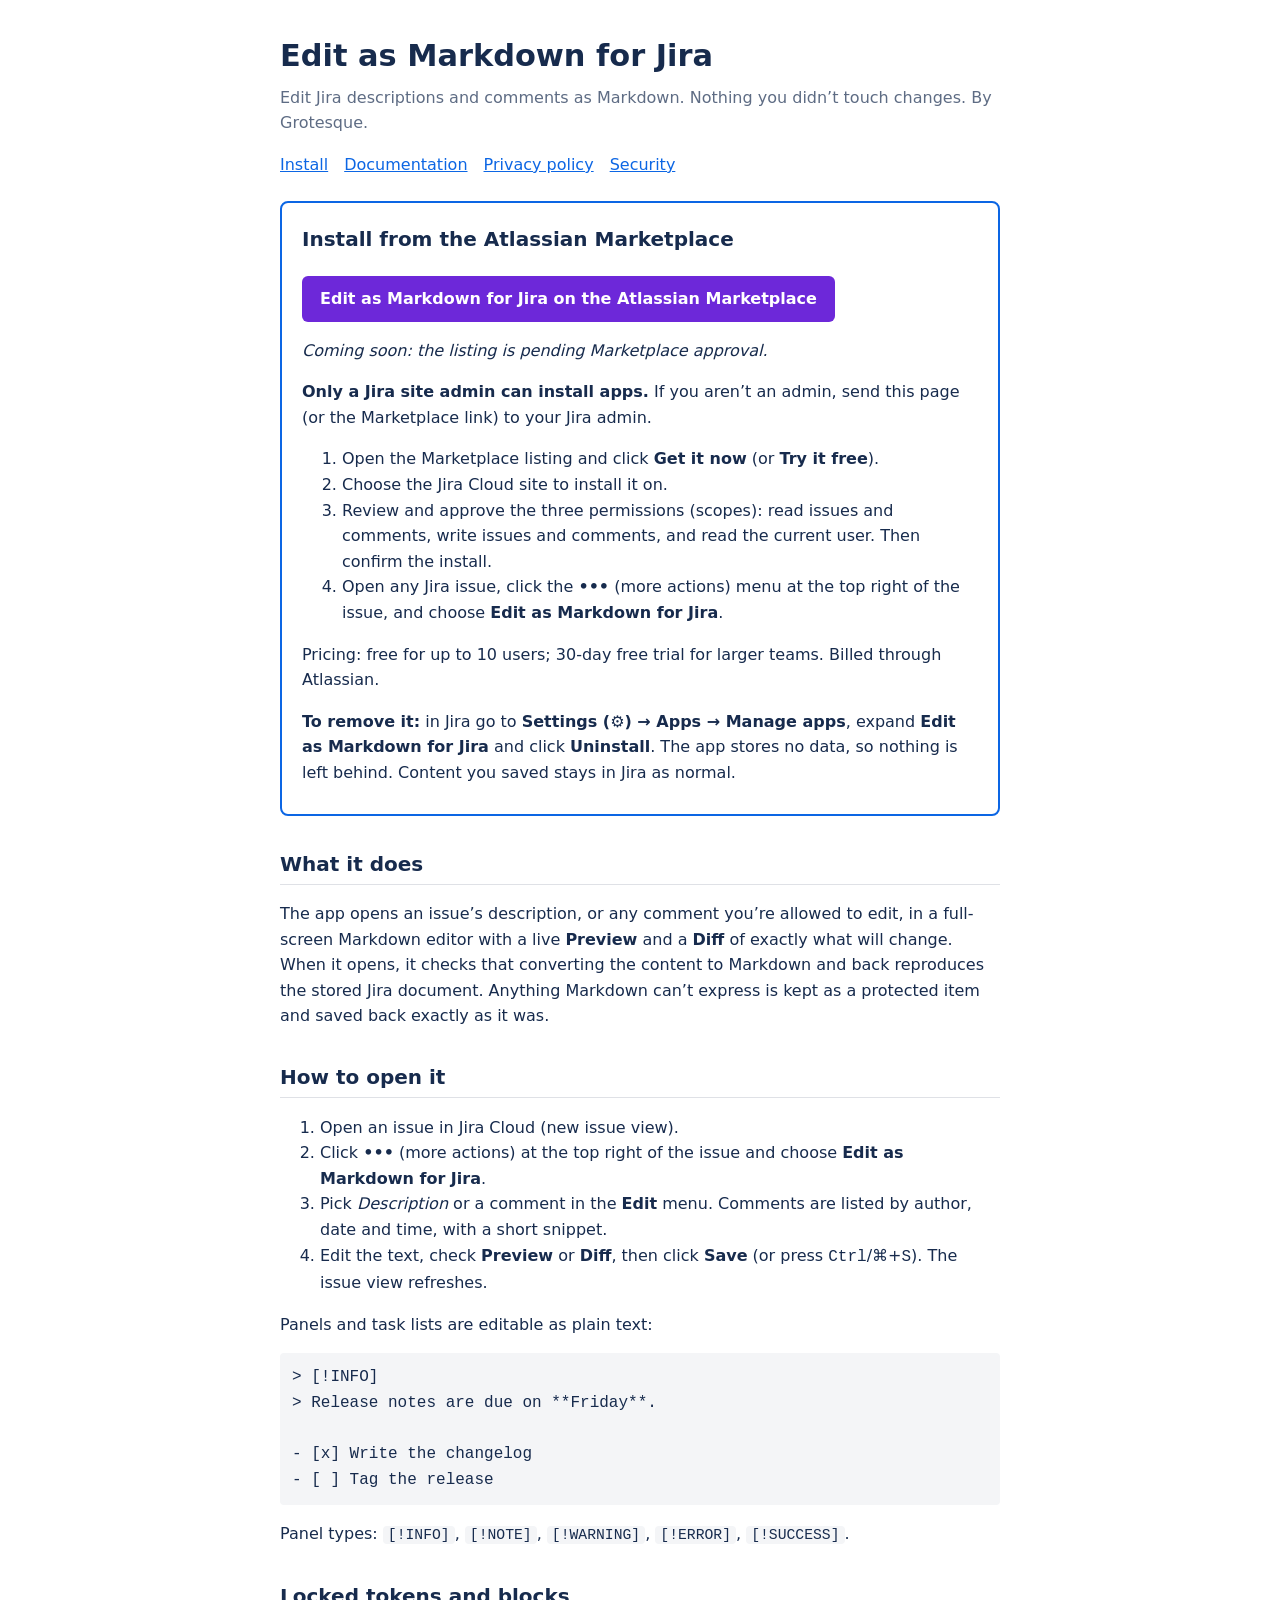
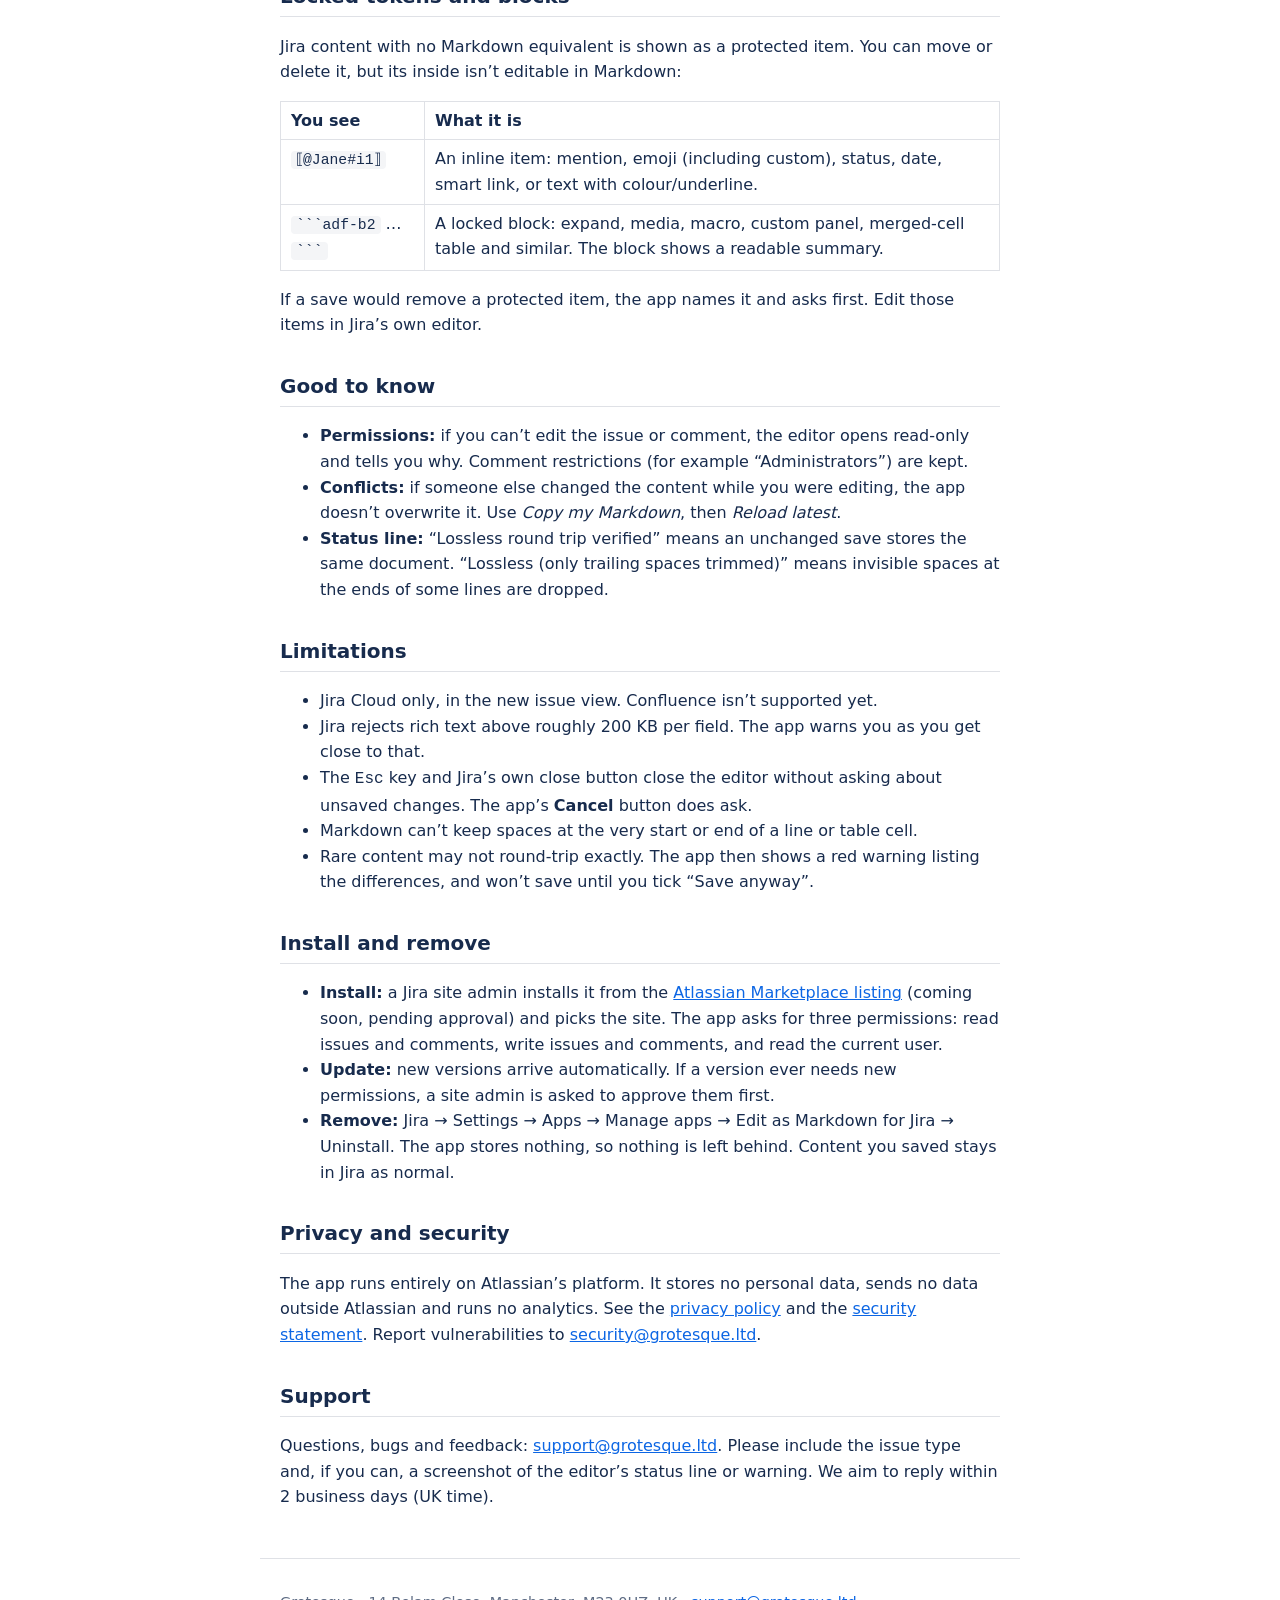
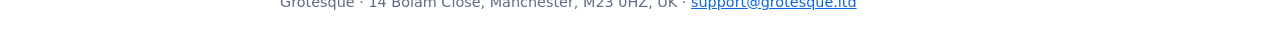
<file: index.html>
<!doctype html>
<html lang="en">
<head>
<meta charset="utf-8">
<meta name="viewport" content="width=device-width, initial-scale=1">
<title>Edit as Markdown for Jira: documentation</title>
<meta name="description" content="Edit Jira issue descriptions and comments as Markdown, with a lossless round trip.">
<link rel="icon" href="favicon.png">
<link rel="stylesheet" href="style.css">
</head>
<body>
<header>
  <h1>Edit as Markdown for Jira</h1>
  <p>Edit Jira descriptions and comments as Markdown. Nothing you didn’t touch changes. By Grotesque.</p>
  <nav><a href="#install">Install</a><a href="./">Documentation</a><a href="privacy/">Privacy policy</a><a href="security/">Security</a></nav>
</header>
<main>
  <section id="install" class="install">
  <h2>Install from the Atlassian Marketplace</h2>
  <p><a class="button" href="https://marketplace.atlassian.com/apps/2246088126">Edit as Markdown for Jira on the Atlassian Marketplace</a></p>
  <p><em>Coming soon: the listing is pending Marketplace approval.</em></p>
  <p><strong>Only a Jira site admin can install apps.</strong> If you aren’t an admin, send this page (or the Marketplace link) to your Jira admin.</p>
  <ol>
    <li>Open the Marketplace listing and click <strong>Get it now</strong> (or <strong>Try it free</strong>).</li>
    <li>Choose the Jira Cloud site to install it on.</li>
    <li>Review and approve the three permissions (scopes): read issues and comments, write issues and comments, and read the current user. Then confirm the install.</li>
    <li>Open any Jira issue, click the <strong>•••</strong> (more actions) menu at the top right of the issue, and choose <strong>Edit as Markdown for Jira</strong>.</li>
  </ol>
  <p>Pricing: free for up to 10 users; 30-day free trial for larger teams. Billed through Atlassian.</p>
  <p><strong>To remove it:</strong> in Jira go to <strong>Settings (⚙) → Apps → Manage apps</strong>, expand <strong>Edit as Markdown for Jira</strong> and click <strong>Uninstall</strong>. The app stores no data, so nothing is left behind. Content you saved stays in Jira as normal.</p>
  </section>

  <h2>What it does</h2>
  <p>The app opens an issue’s description, or any comment you’re allowed to edit, in a full-screen Markdown editor with a live <strong>Preview</strong> and a <strong>Diff</strong> of exactly what will change. When it opens, it checks that converting the content to Markdown and back reproduces the stored Jira document. Anything Markdown can’t express is kept as a protected item and saved back exactly as it was.</p>

  <h2>How to open it</h2>
  <ol>
    <li>Open an issue in Jira Cloud (new issue view).</li>
    <li>Click <strong>•••</strong> (more actions) at the top right of the issue and choose <strong>Edit as Markdown for Jira</strong>.</li>
    <li>Pick <em>Description</em> or a comment in the <strong>Edit</strong> menu. Comments are listed by author, date and time, with a short snippet.</li>
    <li>Edit the text, check <strong>Preview</strong> or <strong>Diff</strong>, then click <strong>Save</strong> (or press <kbd>Ctrl</kbd>/<kbd>⌘</kbd>+<kbd>S</kbd>). The issue view refreshes.</li>
  </ol>
  <p>Panels and task lists are editable as plain text:</p>
<pre>&gt; [!INFO]
&gt; Release notes are due on **Friday**.

- [x] Write the changelog
- [ ] Tag the release</pre>
  <p>Panel types: <code>[!INFO]</code>, <code>[!NOTE]</code>, <code>[!WARNING]</code>, <code>[!ERROR]</code>, <code>[!SUCCESS]</code>.</p>

  <h2>Locked tokens and blocks</h2>
  <p>Jira content with no Markdown equivalent is shown as a protected item. You can move or delete it, but its inside isn’t editable in Markdown:</p>
  <table>
    <tr><th>You see</th><th>What it is</th></tr>
    <tr><td><code>⟦@Jane#i1⟧</code></td><td>An inline item: mention, emoji (including custom), status, date, smart link, or text with colour/underline.</td></tr>
    <tr><td><code>```adf-b2</code> … <code>```</code></td><td>A locked block: expand, media, macro, custom panel, merged-cell table and similar. The block shows a readable summary.</td></tr>
  </table>
  <p>If a save would remove a protected item, the app names it and asks first. Edit those items in Jira’s own editor.</p>

  <h2>Good to know</h2>
  <ul>
    <li><strong>Permissions:</strong> if you can’t edit the issue or comment, the editor opens read-only and tells you why. Comment restrictions (for example “Administrators”) are kept.</li>
    <li><strong>Conflicts:</strong> if someone else changed the content while you were editing, the app doesn’t overwrite it. Use <em>Copy my Markdown</em>, then <em>Reload latest</em>.</li>
    <li><strong>Status line:</strong> “Lossless round trip verified” means an unchanged save stores the same document. “Lossless (only trailing spaces trimmed)” means invisible spaces at the ends of some lines are dropped.</li>
  </ul>

  <h2>Limitations</h2>
  <ul>
    <li>Jira Cloud only, in the new issue view. Confluence isn’t supported yet.</li>
    <li>Jira rejects rich text above roughly 200 KB per field. The app warns you as you get close to that.</li>
    <li>The <kbd>Esc</kbd> key and Jira’s own close button close the editor without asking about unsaved changes. The app’s <strong>Cancel</strong> button does ask.</li>
    <li>Markdown can’t keep spaces at the very start or end of a line or table cell.</li>
    <li>Rare content may not round-trip exactly. The app then shows a red warning listing the differences, and won’t save until you tick “Save anyway”.</li>
  </ul>

  <h2>Install and remove</h2>
  <ul>
    <li><strong>Install:</strong> a Jira site admin installs it from the <a href="https://marketplace.atlassian.com/apps/2246088126">Atlassian Marketplace listing</a> (coming soon, pending approval) and picks the site. The app asks for three permissions: read issues and comments, write issues and comments, and read the current user.</li>
    <li><strong>Update:</strong> new versions arrive automatically. If a version ever needs new permissions, a site admin is asked to approve them first.</li>
    <li><strong>Remove:</strong> Jira → Settings → Apps → Manage apps → Edit as Markdown for Jira → Uninstall. The app stores nothing, so nothing is left behind. Content you saved stays in Jira as normal.</li>
  </ul>

  <h2>Privacy and security</h2>
  <p>The app runs entirely on Atlassian’s platform. It stores no personal data, sends no data outside Atlassian and runs no analytics. See the <a href="privacy/">privacy policy</a> and the <a href="security/">security statement</a>. Report vulnerabilities to <a href="mailto:security@grotesque.ltd">security@grotesque.ltd</a>.</p>

  <h2>Support</h2>
  <p>Questions, bugs and feedback: <a href="mailto:support@grotesque.ltd">support@grotesque.ltd</a>. Please include the issue type and, if you can, a screenshot of the editor’s status line or warning. We aim to reply within 2 business days (UK time).</p>
</main>
<footer>Grotesque · 14 Bolam Close, Manchester, M23 0HZ, UK · <a href="mailto:support@grotesque.ltd">support@grotesque.ltd</a></footer>
</body>
</html>
</file>
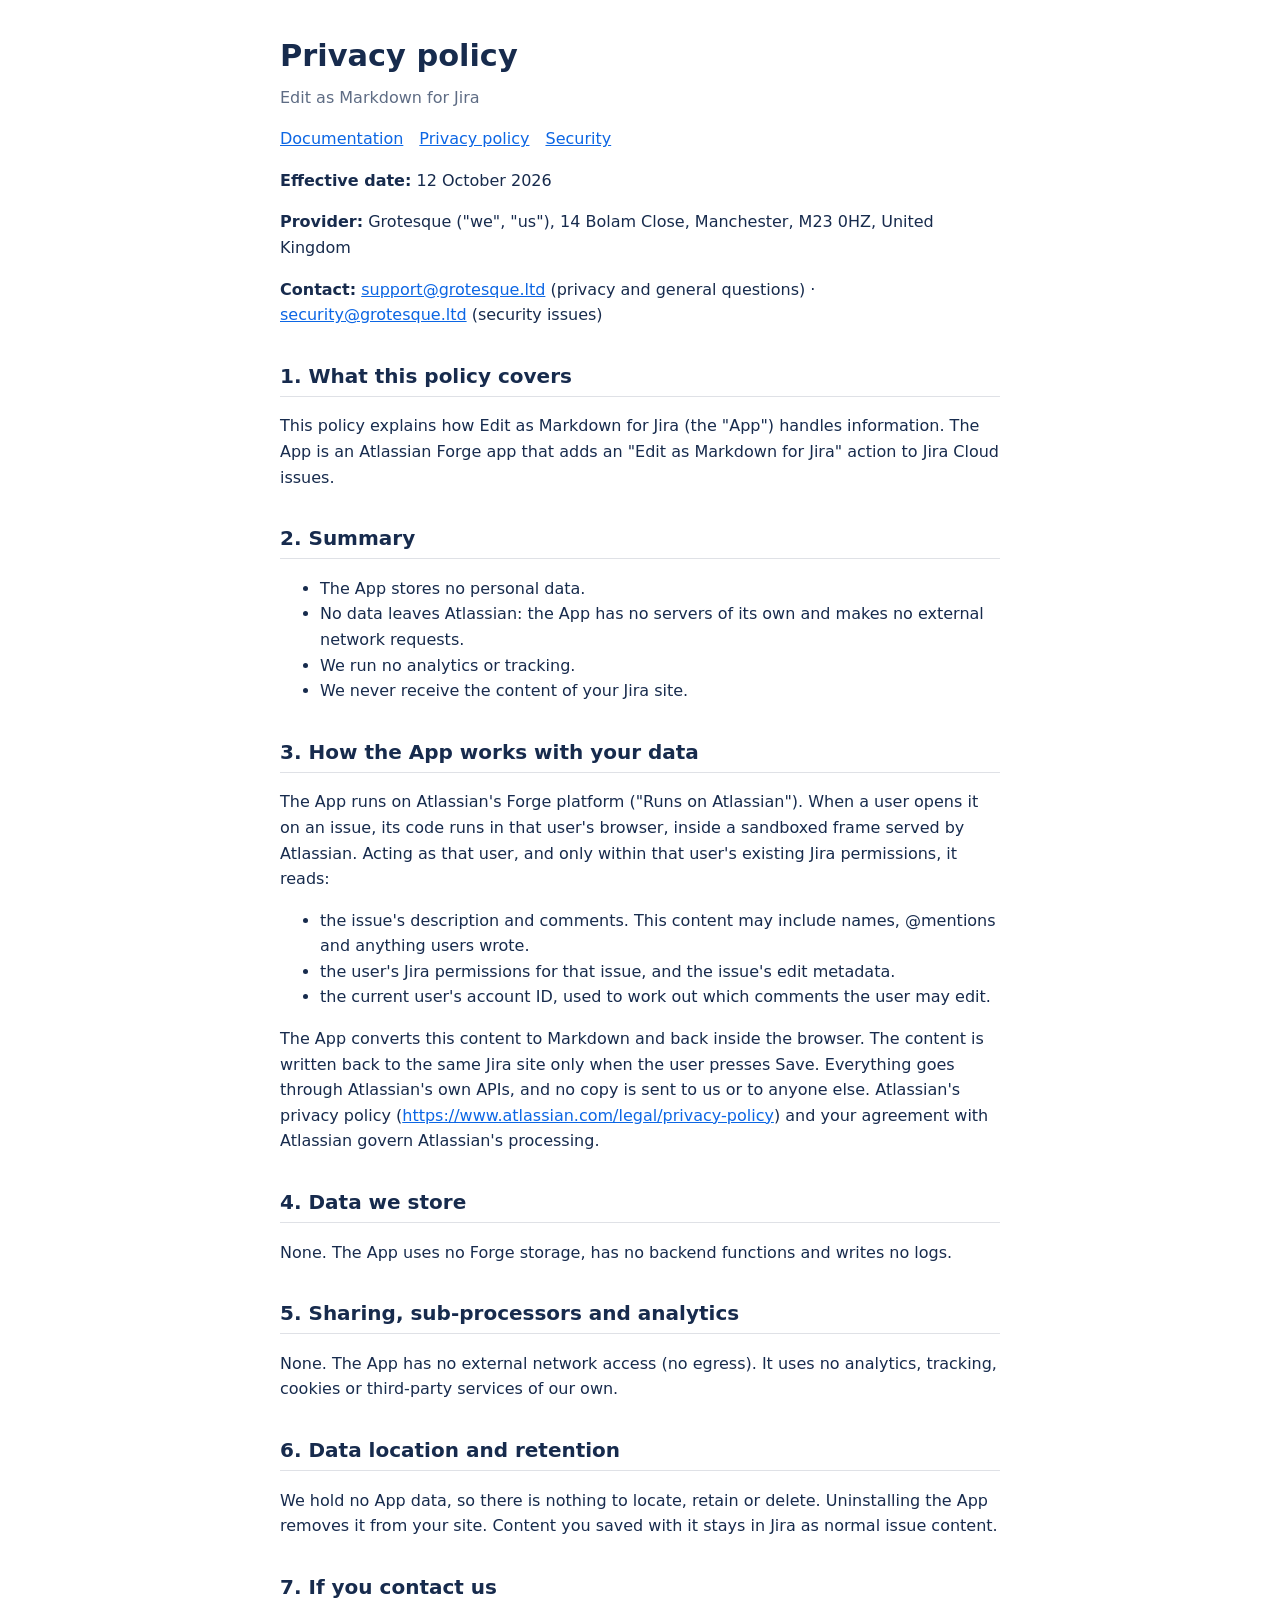
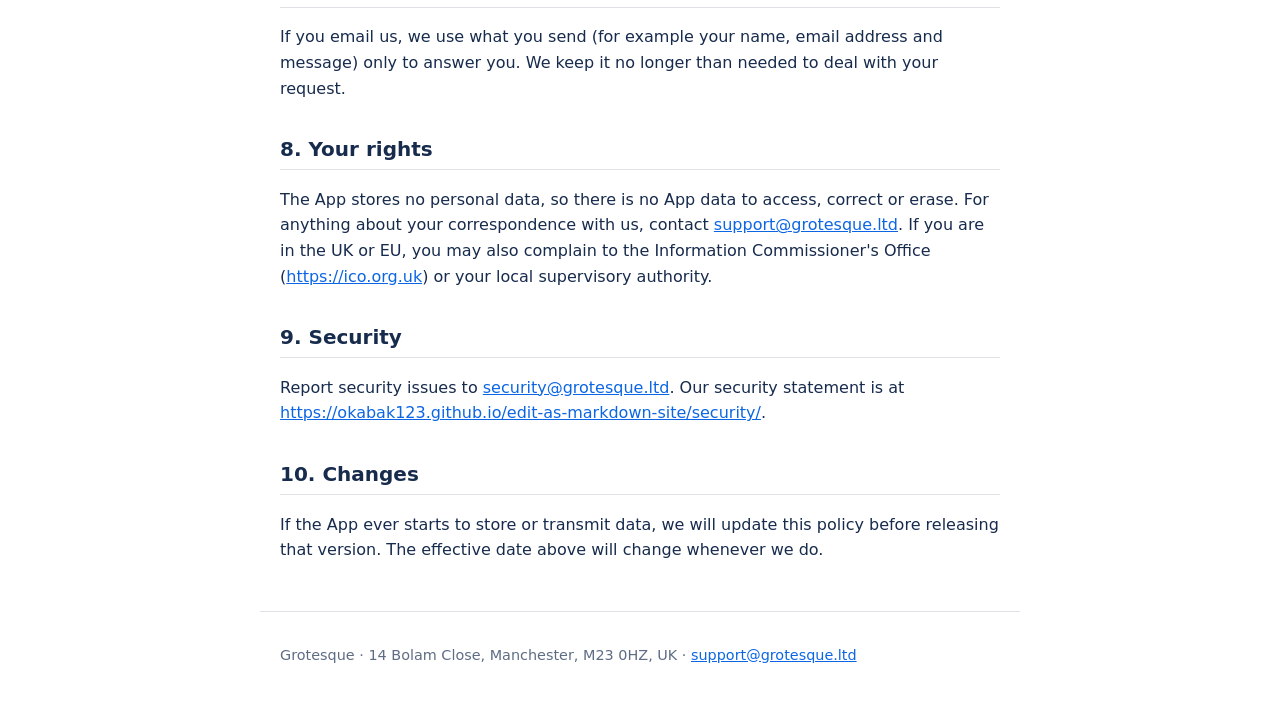
<file: privacy/index.html>
<!doctype html>
<html lang="en">
<head>
<meta charset="utf-8">
<meta name="viewport" content="width=device-width, initial-scale=1">
<title>Privacy policy: Edit as Markdown for Jira</title>
<link rel="icon" href="../favicon.png">
<link rel="stylesheet" href="../style.css">
</head>
<body>
<header>
  <h1>Privacy policy</h1>
  <p>Edit as Markdown for Jira</p>
  <nav><a href="../">Documentation</a><a href="../privacy/">Privacy policy</a><a href="../security/">Security</a></nav>
</header>
<main>
  <p><strong>Effective date:</strong> 12 October 2026</p>
  <p><strong>Provider:</strong> Grotesque ("we", "us"), 14 Bolam Close, Manchester, M23 0HZ, United Kingdom</p>
  <p><strong>Contact:</strong> <a href="mailto:support@grotesque.ltd">support@grotesque.ltd</a> (privacy and general questions) · <a href="mailto:security@grotesque.ltd">security@grotesque.ltd</a> (security issues)</p>
  <h2>1. What this policy covers</h2>
  <p>This policy explains how Edit as Markdown for Jira (the "App") handles information. The App is an Atlassian Forge app that adds an "Edit as Markdown for Jira" action to Jira Cloud issues.</p>
  <h2>2. Summary</h2>
  <ul>
    <li>The App stores no personal data.</li>
    <li>No data leaves Atlassian: the App has no servers of its own and makes no external network requests.</li>
    <li>We run no analytics or tracking.</li>
    <li>We never receive the content of your Jira site.</li>
  </ul>
  <h2>3. How the App works with your data</h2>
  <p>The App runs on Atlassian's Forge platform ("Runs on Atlassian"). When a user opens it on an issue, its code runs in that user's browser, inside a sandboxed frame served by Atlassian. Acting as that user, and only within that user's existing Jira permissions, it reads:</p>
  <ul>
    <li>the issue's description and comments. This content may include names, @mentions and anything users wrote.</li>
    <li>the user's Jira permissions for that issue, and the issue's edit metadata.</li>
    <li>the current user's account ID, used to work out which comments the user may edit.</li>
  </ul>
  <p>The App converts this content to Markdown and back inside the browser. The content is written back to the same Jira site only when the user presses Save. Everything goes through Atlassian's own APIs, and no copy is sent to us or to anyone else. Atlassian's privacy policy (<a href="https://www.atlassian.com/legal/privacy-policy">https://www.atlassian.com/legal/privacy-policy</a>) and your agreement with Atlassian govern Atlassian's processing.</p>
  <h2>4. Data we store</h2>
  <p>None. The App uses no Forge storage, has no backend functions and writes no logs.</p>
  <h2>5. Sharing, sub-processors and analytics</h2>
  <p>None. The App has no external network access (no egress). It uses no analytics, tracking, cookies or third-party services of our own.</p>
  <h2>6. Data location and retention</h2>
  <p>We hold no App data, so there is nothing to locate, retain or delete. Uninstalling the App removes it from your site. Content you saved with it stays in Jira as normal issue content.</p>
  <h2>7. If you contact us</h2>
  <p>If you email us, we use what you send (for example your name, email address and message) only to answer you. We keep it no longer than needed to deal with your request.</p>
  <h2>8. Your rights</h2>
  <p>The App stores no personal data, so there is no App data to access, correct or erase. For anything about your correspondence with us, contact <a href="mailto:support@grotesque.ltd">support@grotesque.ltd</a>. If you are in the UK or EU, you may also complain to the Information Commissioner's Office (<a href="https://ico.org.uk">https://ico.org.uk</a>) or your local supervisory authority.</p>
  <h2>9. Security</h2>
  <p>Report security issues to <a href="mailto:security@grotesque.ltd">security@grotesque.ltd</a>. Our security statement is at <a href="https://okabak123.github.io/edit-as-markdown-site/security/">https://okabak123.github.io/edit-as-markdown-site/security/</a>.</p>
  <h2>10. Changes</h2>
  <p>If the App ever starts to store or transmit data, we will update this policy before releasing that version. The effective date above will change whenever we do.</p>
</main>
<footer>Grotesque · 14 Bolam Close, Manchester, M23 0HZ, UK · <a href="mailto:support@grotesque.ltd">support@grotesque.ltd</a></footer>
</body>
</html>
</file>
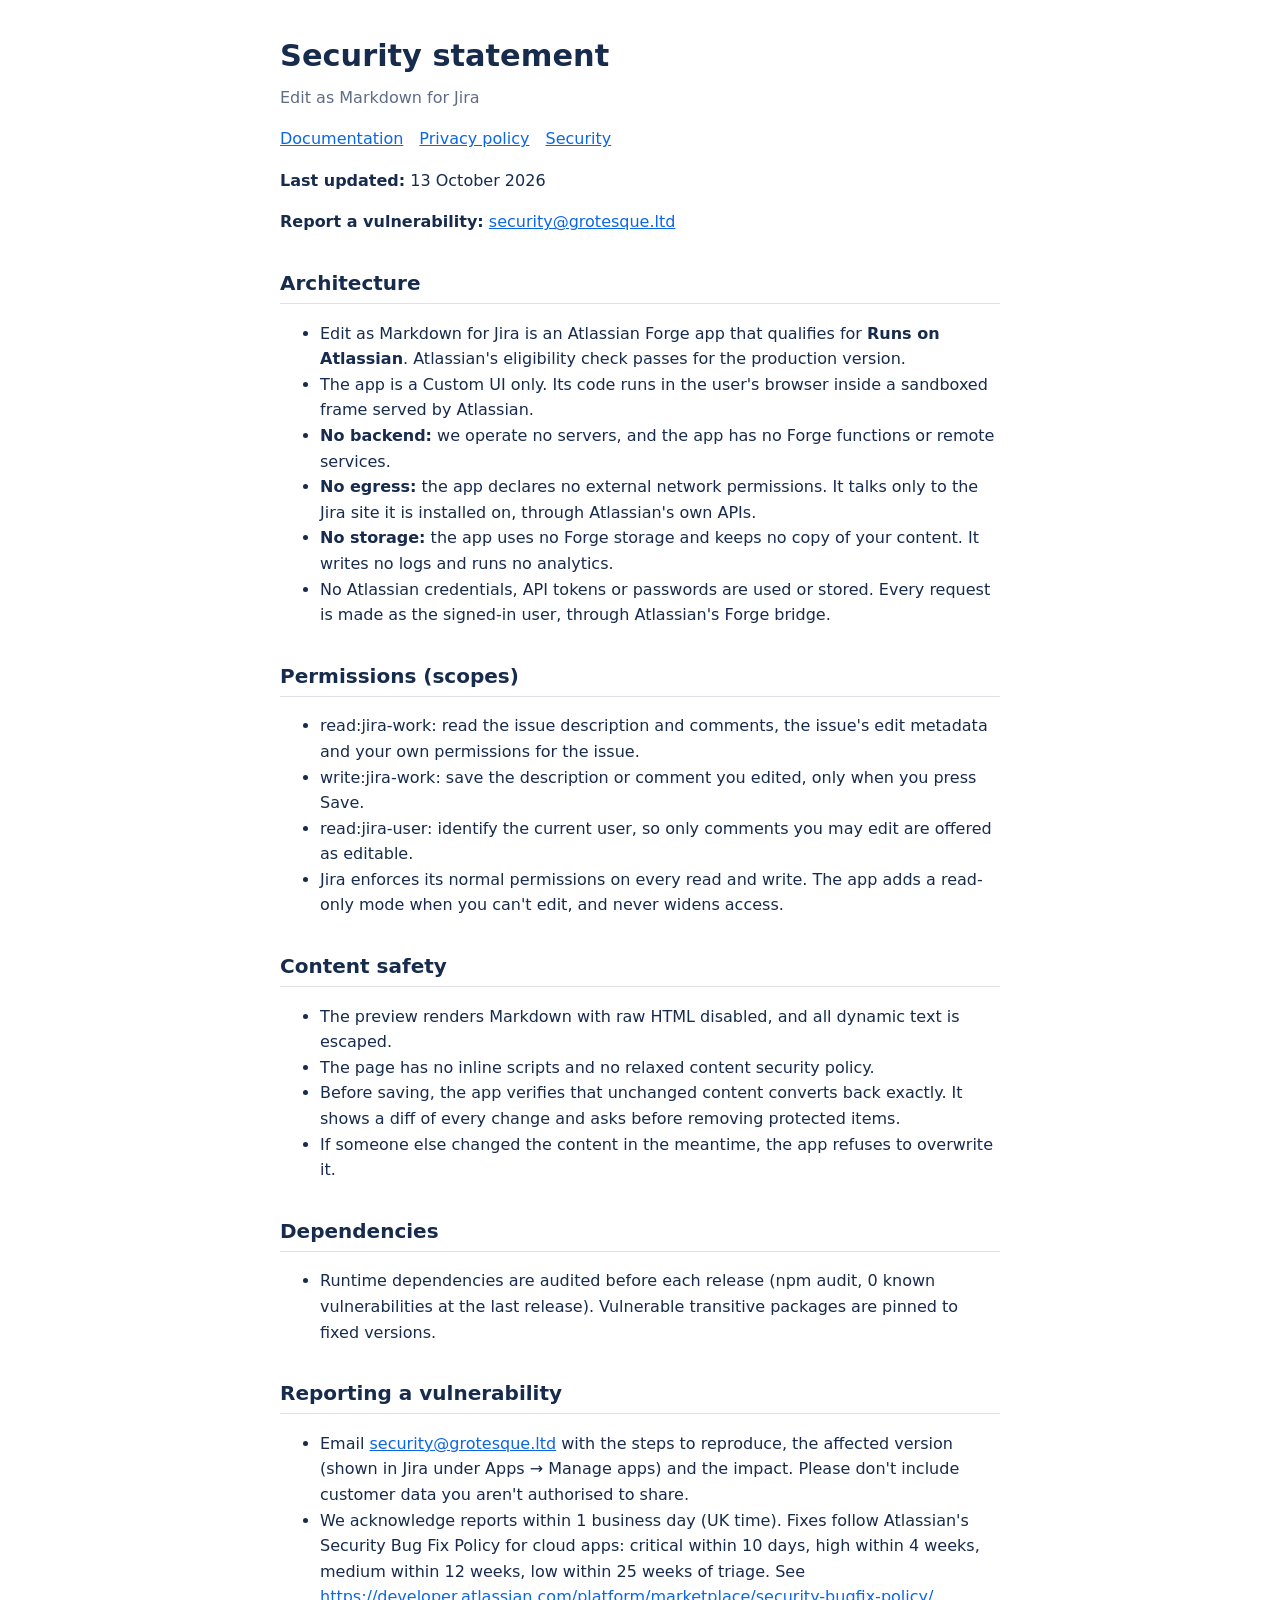
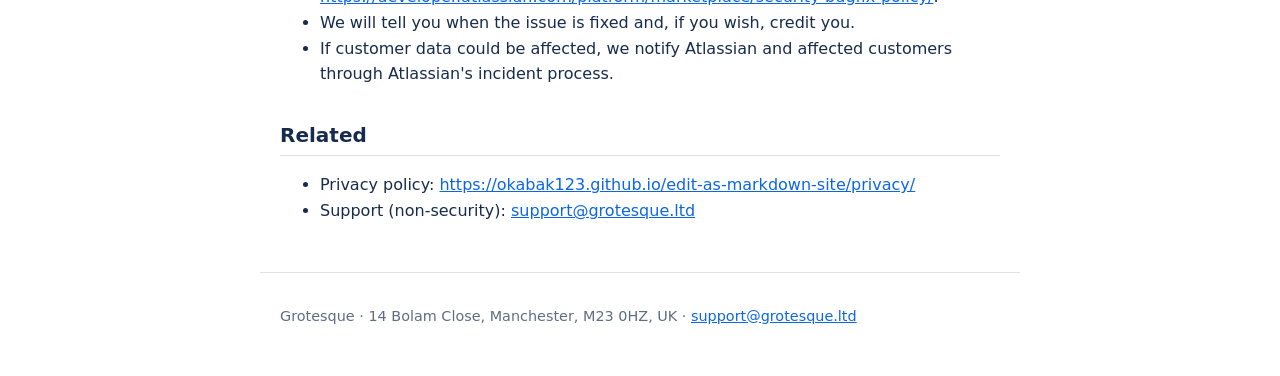
<file: security/index.html>
<!doctype html>
<html lang="en">
<head>
<meta charset="utf-8">
<meta name="viewport" content="width=device-width, initial-scale=1">
<title>Security: Edit as Markdown for Jira</title>
<link rel="icon" href="../favicon.png">
<link rel="stylesheet" href="../style.css">
</head>
<body>
<header>
  <h1>Security statement</h1>
  <p>Edit as Markdown for Jira</p>
  <nav><a href="../">Documentation</a><a href="../privacy/">Privacy policy</a><a href="../security/">Security</a></nav>
</header>
<main>
  <p><strong>Last updated:</strong> 13 October 2026</p>
  <p><strong>Report a vulnerability:</strong> <a href="mailto:security@grotesque.ltd">security@grotesque.ltd</a></p>
  <h2>Architecture</h2>
  <ul>
    <li>Edit as Markdown for Jira is an Atlassian Forge app that qualifies for <strong>Runs on Atlassian</strong>. Atlassian's eligibility check passes for the production version.</li>
    <li>The app is a Custom UI only. Its code runs in the user's browser inside a sandboxed frame served by Atlassian.</li>
    <li><strong>No backend:</strong> we operate no servers, and the app has no Forge functions or remote services.</li>
    <li><strong>No egress:</strong> the app declares no external network permissions. It talks only to the Jira site it is installed on, through Atlassian's own APIs.</li>
    <li><strong>No storage:</strong> the app uses no Forge storage and keeps no copy of your content. It writes no logs and runs no analytics.</li>
    <li>No Atlassian credentials, API tokens or passwords are used or stored. Every request is made as the signed-in user, through Atlassian's Forge bridge.</li>
  </ul>
  <h2>Permissions (scopes)</h2>
  <ul>
    <li>read:jira-work: read the issue description and comments, the issue's edit metadata and your own permissions for the issue.</li>
    <li>write:jira-work: save the description or comment you edited, only when you press Save.</li>
    <li>read:jira-user: identify the current user, so only comments you may edit are offered as editable.</li>
    <li>Jira enforces its normal permissions on every read and write. The app adds a read-only mode when you can't edit, and never widens access.</li>
  </ul>
  <h2>Content safety</h2>
  <ul>
    <li>The preview renders Markdown with raw HTML disabled, and all dynamic text is escaped.</li>
    <li>The page has no inline scripts and no relaxed content security policy.</li>
    <li>Before saving, the app verifies that unchanged content converts back exactly. It shows a diff of every change and asks before removing protected items.</li>
    <li>If someone else changed the content in the meantime, the app refuses to overwrite it.</li>
  </ul>
  <h2>Dependencies</h2>
  <ul>
    <li>Runtime dependencies are audited before each release (npm audit, 0 known vulnerabilities at the last release). Vulnerable transitive packages are pinned to fixed versions.</li>
  </ul>
  <h2>Reporting a vulnerability</h2>
  <ul>
    <li>Email <a href="mailto:security@grotesque.ltd">security@grotesque.ltd</a> with the steps to reproduce, the affected version (shown in Jira under Apps → Manage apps) and the impact. Please don't include customer data you aren't authorised to share.</li>
    <li>We acknowledge reports within 1 business day (UK time). Fixes follow Atlassian's Security Bug Fix Policy for cloud apps: critical within 10 days, high within 4 weeks, medium within 12 weeks, low within 25 weeks of triage. See <a href="https://developer.atlassian.com/platform/marketplace/security-bugfix-policy/">https://developer.atlassian.com/platform/marketplace/security-bugfix-policy/</a>.</li>
    <li>We will tell you when the issue is fixed and, if you wish, credit you.</li>
    <li>If customer data could be affected, we notify Atlassian and affected customers through Atlassian's incident process.</li>
  </ul>
  <h2>Related</h2>
  <ul>
    <li>Privacy policy: <a href="https://okabak123.github.io/edit-as-markdown-site/privacy/">https://okabak123.github.io/edit-as-markdown-site/privacy/</a></li>
    <li>Support (non-security): <a href="mailto:support@grotesque.ltd">support@grotesque.ltd</a></li>
  </ul>
</main>
<footer>Grotesque · 14 Bolam Close, Manchester, M23 0HZ, UK · <a href="mailto:support@grotesque.ltd">support@grotesque.ltd</a></footer>
</body>
</html>
</file>
<file: style.css>
:root { color-scheme: light dark; --fg: #172b4d; --muted: #5e6c84; --bg: #fff; --code: #f4f5f7; --line: #dfe1e6; --link: #0c66e4; }
@media (prefers-color-scheme: dark) { :root { --fg: #dee4ea; --muted: #9fadbc; --bg: #1d2125; --code: #2c333a; --line: #38414a; --link: #579dff; } }
* { box-sizing: border-box; }
body { margin: 0; background: var(--bg); color: var(--fg); font: 16px/1.6 system-ui, -apple-system, "Segoe UI", Roboto, sans-serif; }
main, header, footer { max-width: 760px; margin: 0 auto; padding: 0 20px; }
header { padding-top: 32px; } header p { color: var(--muted); margin-top: 0; }
nav a { margin-right: 16px; }
h1 { font-size: 1.9rem; margin: 0 0 4px; } h2 { font-size: 1.25rem; margin-top: 2rem; border-bottom: 1px solid var(--line); padding-bottom: 4px; }
a { color: var(--link); }
code, pre { font-family: ui-monospace, SFMono-Regular, Menlo, Consolas, monospace; background: var(--code); border-radius: 4px; }
code { padding: 1px 5px; font-size: .92em; } pre { padding: 12px; overflow: auto; }
table { border-collapse: collapse; width: 100%; } th, td { border: 1px solid var(--line); padding: 6px 10px; text-align: left; vertical-align: top; }
footer { color: var(--muted); font-size: .9rem; padding: 32px 20px 48px; border-top: 1px solid var(--line); margin-top: 48px; }
.install { border: 2px solid var(--link); border-radius: 8px; padding: 4px 20px 12px; margin-top: 24px; }
.install h2 { border-bottom: 0; margin-top: 16px; }
a.button { display: inline-block; background: #6d28d9; color: #fff; text-decoration: none; font-weight: 600; padding: 10px 18px; border-radius: 6px; }
a.button:hover, a.button:focus { background: #5b21b6; }
</file>
